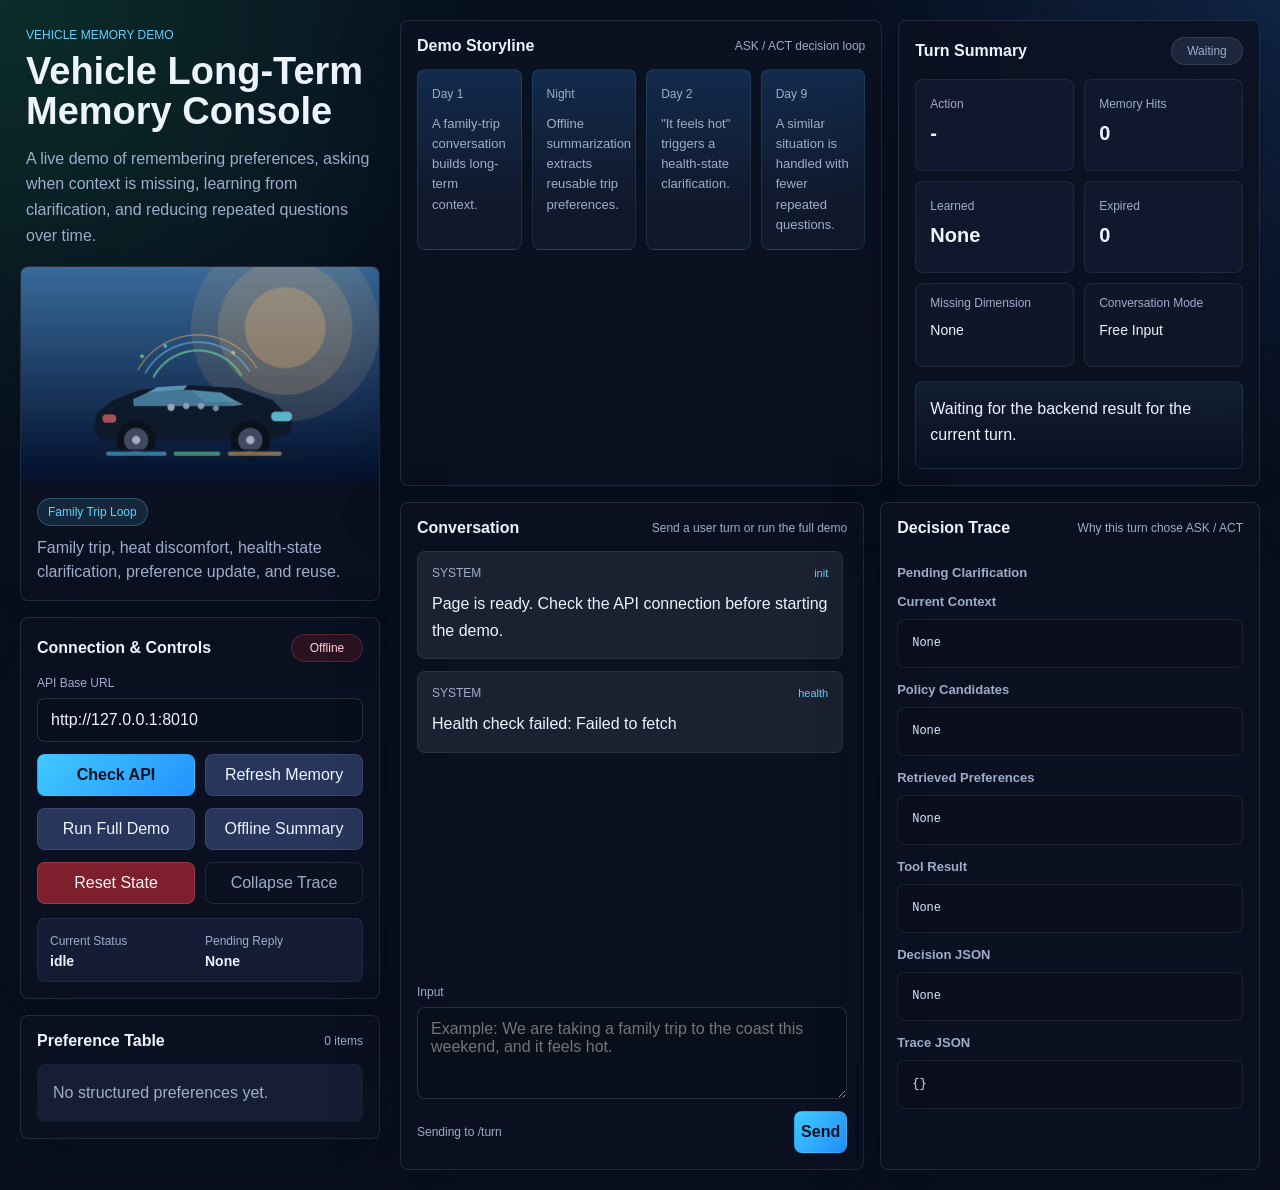
<file: frontend/index.html>
<!DOCTYPE html>
<html lang="en">
  <head>
    <meta charset="UTF-8" />
    <meta name="viewport" content="width=device-width, initial-scale=1.0" />
    <title>Vehicle Memory Demo</title>
    <link rel="stylesheet" href="./styles.css" />
  </head>
  <body>
    <div class="app-shell">
      <aside class="sidebar">
        <div class="brand-block">
          <p class="eyebrow">Vehicle Memory Demo</p>
          <h1>Vehicle Long-Term Memory Console</h1>
          <p class="summary">
            A live demo of remembering preferences, asking when context is missing,
            learning from clarification, and reducing repeated questions over time.
          </p>
        </div>

        <section class="hero-panel">
          <img
            src="./assets/family-trip-hero.png"
            alt="Family trip vehicle memory demo scene"
          />
          <div class="hero-copy">
            <span class="hero-chip">Family Trip Loop</span>
            <p>Family trip, heat discomfort, health-state clarification, preference update, and reuse.</p>
          </div>
        </section>

        <section class="panel controls-panel">
          <div class="panel-header">
            <h2>Connection & Controls</h2>
            <span id="connection-badge" class="badge pending">Unchecked</span>
          </div>

          <label class="field">
            <span>API Base URL</span>
            <input id="api-base" type="text" value="http://127.0.0.1:8010" />
          </label>

          <div class="button-row two-up">
            <button id="check-health-btn" class="btn btn-primary">
              Check API
            </button>
            <button id="refresh-btn" class="btn btn-secondary">Refresh Memory</button>
          </div>

          <div class="button-row two-up">
            <button id="scenario-btn" class="btn btn-secondary">Run Full Demo</button>
            <button id="summarize-btn" class="btn btn-secondary">Offline Summary</button>
          </div>

          <div class="button-row two-up">
            <button id="reset-btn" class="btn btn-danger">Reset State</button>
            <button id="trace-toggle-btn" class="btn btn-ghost">Collapse Trace</button>
          </div>

          <div class="status-strip">
            <div>
              <span class="status-label">Current Status</span>
              <strong id="current-status">idle</strong>
            </div>
            <div>
              <span class="status-label">Pending Reply</span>
              <strong id="pending-state">None</strong>
            </div>
          </div>
        </section>

        <section class="panel preference-panel">
          <div class="panel-header">
            <h2>Preference Table</h2>
            <span id="preference-count" class="panel-meta">0 items</span>
          </div>
          <div id="preferences-empty" class="empty-state">
            No structured preferences yet.
          </div>
          <div id="preferences-list" class="preferences-list"></div>
        </section>
      </aside>

      <main class="main-stage">
        <section class="stage-top">
          <div class="panel narrative-panel">
            <div class="panel-header">
              <h2>Demo Storyline</h2>
              <span class="panel-meta">ASK / ACT decision loop</span>
            </div>

            <div class="timeline-strip">
              <article class="timeline-item">
                <span class="timeline-step">Day 1</span>
                <p>A family-trip conversation builds long-term context.</p>
              </article>
              <article class="timeline-item">
                <span class="timeline-step">Night</span>
                <p>Offline summarization extracts reusable trip preferences.</p>
              </article>
              <article class="timeline-item">
                <span class="timeline-step">Day 2</span>
                <p>"It feels hot" triggers a health-state clarification.</p>
              </article>
              <article class="timeline-item">
                <span class="timeline-step">Day 9</span>
                <p>A similar situation is handled with fewer repeated questions.</p>
              </article>
            </div>
          </div>

          <div class="panel insight-panel">
            <div class="panel-header">
              <h2>Turn Summary</h2>
              <span id="decision-badge" class="badge neutral">Waiting</span>
            </div>

            <div class="insight-grid">
              <div class="insight-card">
                <span class="insight-label">Action</span>
                <strong id="tool-name">-</strong>
              </div>
              <div class="insight-card">
                <span class="insight-label">Memory Hits</span>
                <strong id="retrieval-count">0</strong>
              </div>
              <div class="insight-card">
                <span class="insight-label">Learned</span>
                <strong id="learned-state">None</strong>
              </div>
              <div class="insight-card">
                <span class="insight-label">Expired</span>
                <strong id="expired-count">0</strong>
              </div>
            </div>

            <div class="signal-grid">
              <div class="signal-card">
                <span class="signal-label">Missing Dimension</span>
                <div id="unknown-dimensions" class="signal-value">None</div>
              </div>
              <div class="signal-card">
                <span class="signal-label">Conversation Mode</span>
                <div id="conversation-mode" class="signal-value">Free Input</div>
              </div>
            </div>

            <div id="result-banner" class="result-banner">
              Waiting for the backend result for the current turn.
            </div>
          </div>
        </section>

        <section class="workspace-grid">
          <section class="panel chat-panel">
            <div class="panel-header">
              <h2>Conversation</h2>
              <span id="chat-hint" class="panel-meta">Send a user turn or run the full demo</span>
            </div>

            <div id="chat-log" class="chat-log"></div>

            <form id="composer" class="composer">
              <label class="composer-field" for="user-input">
                <span>Input</span>
                <textarea
                  id="user-input"
                  rows="3"
                  placeholder="Example: We are taking a family trip to the coast this weekend, and it feels hot."
                ></textarea>
              </label>
              <div class="composer-actions">
                <p id="composer-mode" class="composer-mode">Sending to /turn</p>
                <button type="submit" class="btn btn-primary">Send</button>
              </div>
            </form>
          </section>

          <section id="trace-panel" class="panel trace-panel">
            <div class="panel-header">
              <h2>Decision Trace</h2>
              <span class="panel-meta">Why this turn chose ASK / ACT</span>
            </div>

            <div class="trace-group">
              <h3>Pending Clarification</h3>
              <div id="pending-card" class="pending-card is-hidden"></div>
            </div>

            <div class="trace-group">
              <h3>Current Context</h3>
              <pre id="context-json" class="code-block">None</pre>
            </div>

            <div class="trace-group">
              <h3>Policy Candidates</h3>
              <pre id="candidates-json" class="code-block">None</pre>
            </div>

            <div class="trace-group">
              <h3>Retrieved Preferences</h3>
              <pre id="retrieved-json" class="code-block">None</pre>
            </div>

            <div class="trace-group">
              <h3>Tool Result</h3>
              <pre id="tool-result" class="code-block">None</pre>
            </div>

            <div class="trace-group">
              <h3>Decision JSON</h3>
              <pre id="decision-json" class="code-block">None</pre>
            </div>

            <div class="trace-group">
              <h3>Trace JSON</h3>
              <pre id="trace-json" class="code-block">None</pre>
            </div>
          </section>
        </section>
      </main>
    </div>

    <template id="message-template">
      <article class="message">
        <div class="message-meta">
          <span class="message-role"></span>
          <span class="message-tag"></span>
        </div>
        <p class="message-body"></p>
      </article>
    </template>

    <template id="preference-template">
      <article class="preference-item">
        <div class="preference-top">
          <strong class="preference-name"></strong>
          <span class="preference-status"></span>
        </div>
        <div class="preference-value"></div>
        <div class="preference-condition"></div>
        <div class="preference-meta"></div>
        <p class="preference-evidence"></p>
      </article>
    </template>

    <script src="./app.js"></script>
  </body>
</html>
</file>
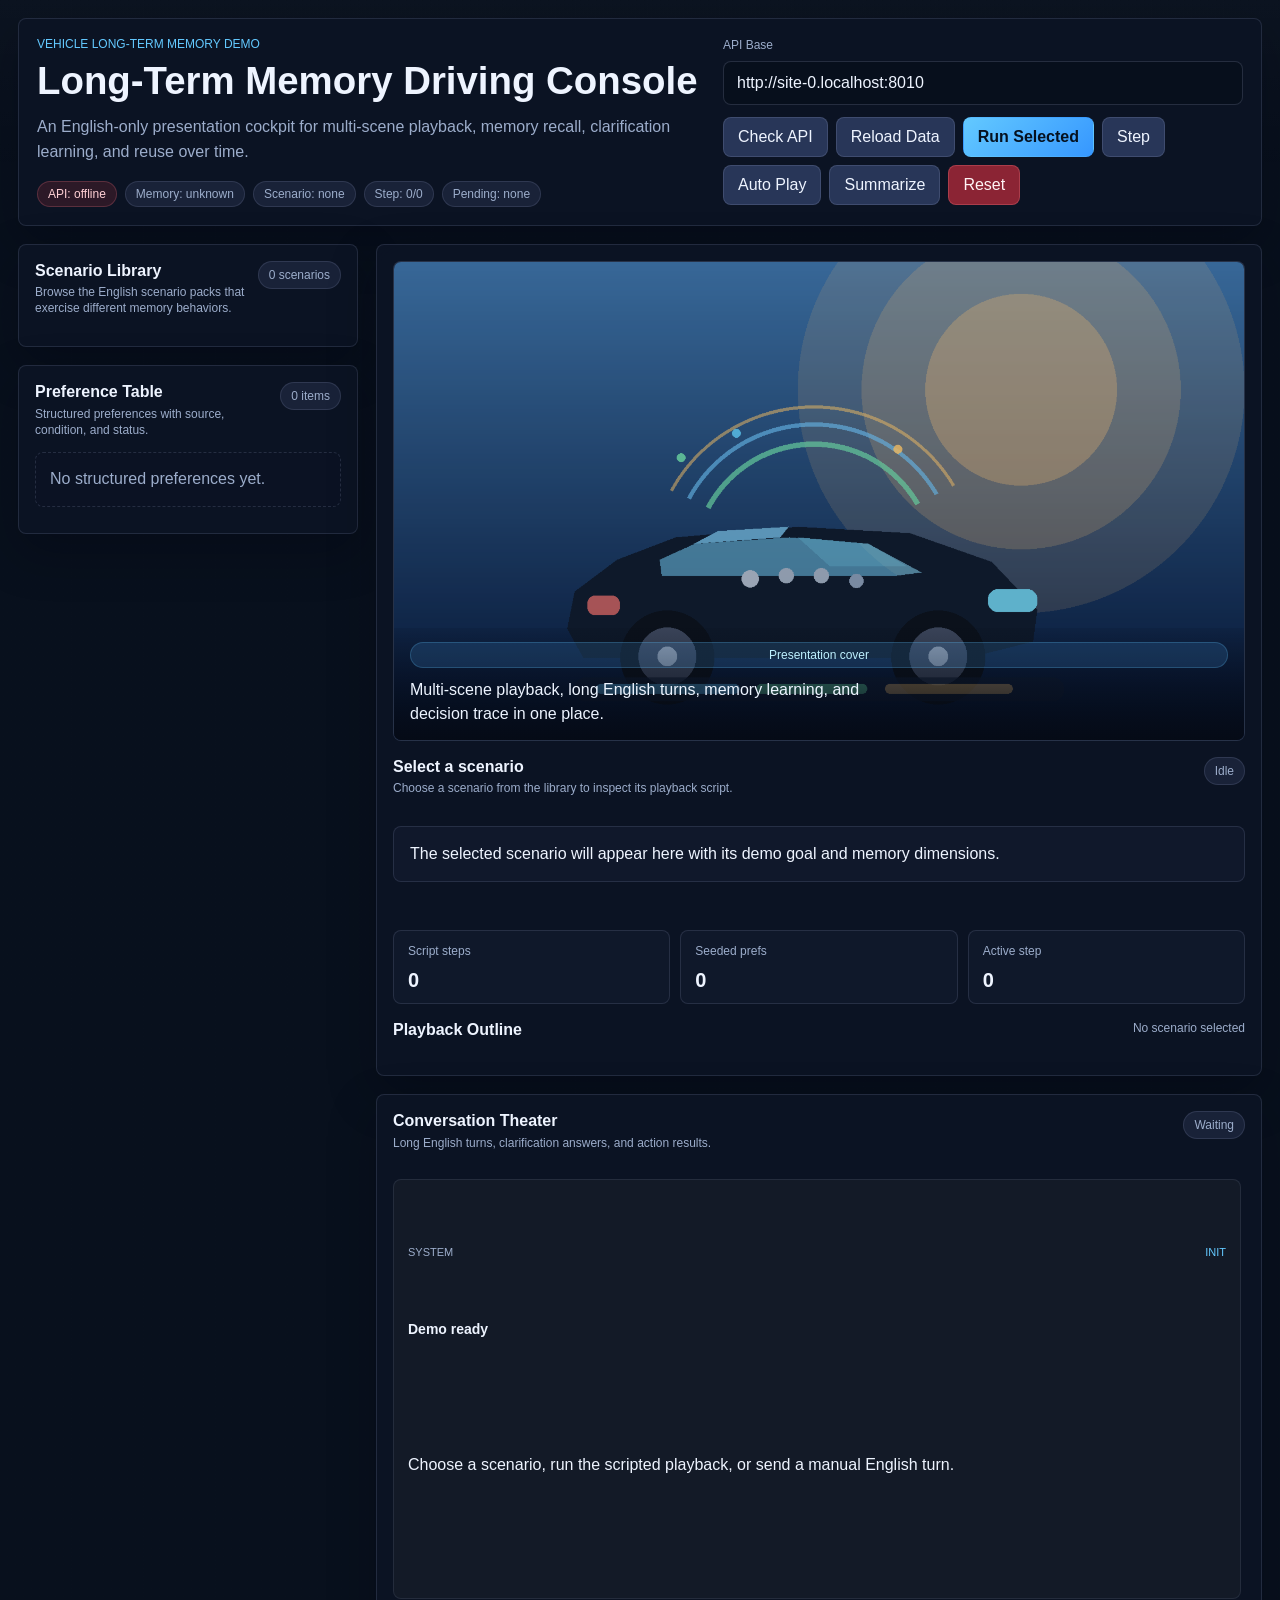
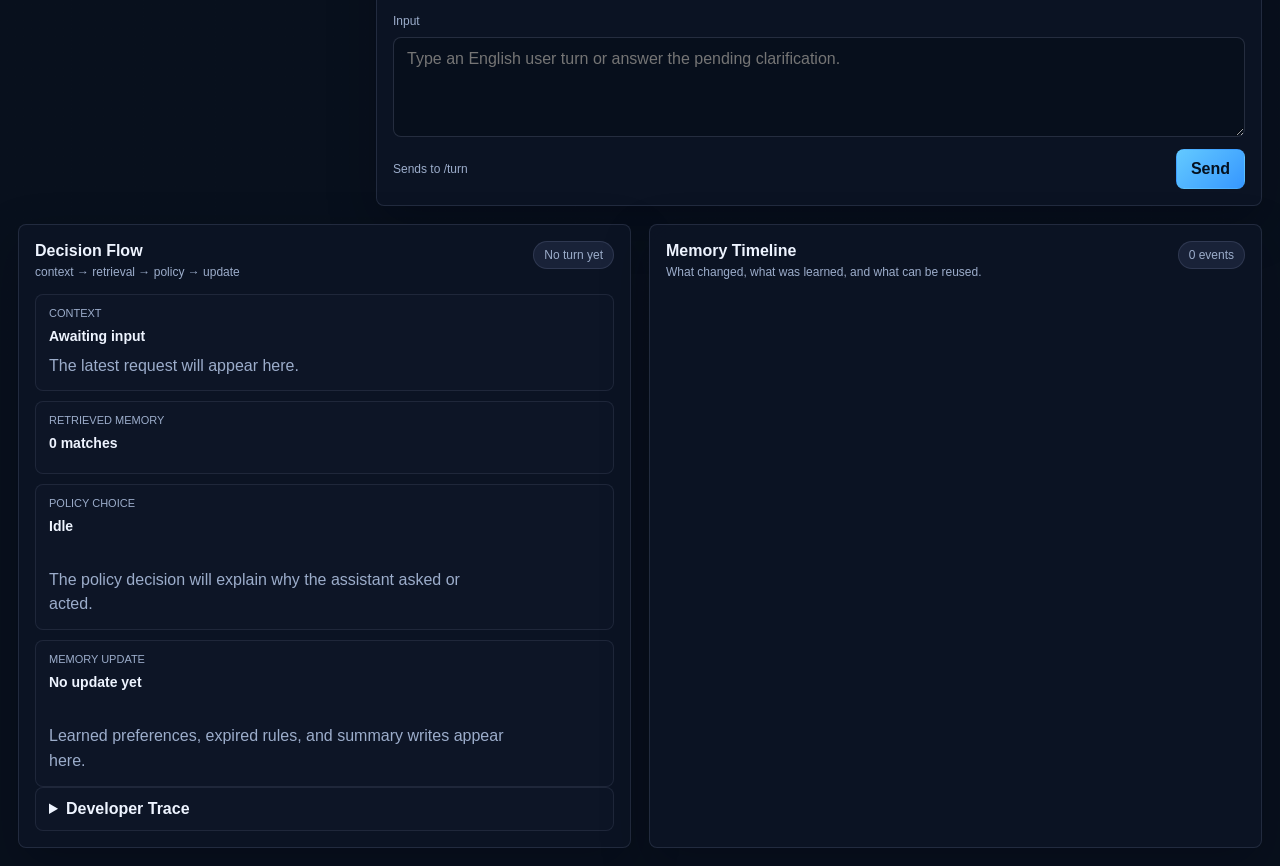
<file: deliverables/staging/frontend_handoff/frontend/index.html>
<!DOCTYPE html>
<html lang="en">
  <head>
    <meta charset="UTF-8" />
    <meta name="viewport" content="width=device-width, initial-scale=1.0" />
    <title>Vehicle Memory Demo</title>
    <link rel="stylesheet" href="./styles.css" />
  </head>
  <body>
    <div class="page">
      <header class="masthead surface">
        <div class="masthead-copy">
          <p class="eyebrow">Vehicle Long-Term Memory Demo</p>
          <h1>Long-Term Memory Driving Console</h1>
          <p class="lede">
            An English-only presentation cockpit for multi-scene playback,
            memory recall, clarification learning, and reuse over time.
          </p>

          <div class="status-row" aria-label="System status">
            <span id="api-chip" class="chip chip-neutral">API: unchecked</span>
            <span id="memory-chip" class="chip chip-neutral">Memory: unknown</span>
            <span id="scenario-chip" class="chip chip-neutral">Scenario: none</span>
            <span id="step-chip" class="chip chip-neutral">Step: 0/0</span>
            <span id="pending-chip" class="chip chip-neutral">Pending: none</span>
          </div>
        </div>

        <div class="masthead-actions">
          <label class="field compact">
            <span>API Base</span>
            <input id="api-base" type="text" value="http://127.0.0.1:8010" />
          </label>

          <div class="button-row wrap">
            <button id="check-health-btn" class="btn btn-secondary" type="button">
              Check API
            </button>
            <button id="reload-btn" class="btn btn-secondary" type="button">
              Reload Data
            </button>
            <button id="run-btn" class="btn btn-primary" type="button">
              Run Selected
            </button>
            <button id="step-btn" class="btn btn-secondary" type="button">
              Step
            </button>
            <button id="auto-btn" class="btn btn-secondary" type="button">
              Auto Play
            </button>
            <button id="summarize-btn" class="btn btn-secondary" type="button">
              Summarize
            </button>
            <button id="reset-btn" class="btn btn-danger" type="button">
              Reset
            </button>
          </div>
        </div>
      </header>

      <main class="dashboard">
        <aside class="rail">
          <section class="surface section">
            <div class="section-head">
              <div>
                <h2>Scenario Library</h2>
                <p class="section-subtitle">
                  Browse the English scenario packs that exercise different
                  memory behaviors.
                </p>
              </div>
              <span id="scenario-count" class="badge badge-neutral">0 scenarios</span>
            </div>
            <div id="scenario-list" class="scenario-list"></div>
          </section>

          <section class="surface section">
            <div class="section-head">
              <div>
                <h2>Preference Table</h2>
                <p class="section-subtitle">
                  Structured preferences with source, condition, and status.
                </p>
              </div>
              <span id="preference-count" class="badge badge-neutral">0 items</span>
            </div>
            <div id="preferences-empty" class="empty-state">
              No structured preferences yet.
            </div>
            <div id="preferences-list" class="preferences-list"></div>
          </section>
        </aside>

        <section class="center-column">
          <section class="surface scene-panel">
            <div class="scene-cover">
              <img
                src="./assets/family-trip-hero.png"
                alt="Vehicle memory demo cover art"
              />
              <div class="scene-cover-copy">
                <span class="chip chip-brand">Presentation cover</span>
                <p>
                  Multi-scene playback, long English turns, memory learning, and
                  decision trace in one place.
                </p>
              </div>
            </div>

            <div class="section-head">
              <div>
                <h2 id="selected-scenario-title">Select a scenario</h2>
                <p id="selected-scenario-subtitle" class="section-subtitle">
                  Choose a scenario from the library to inspect its playback
                  script.
                </p>
              </div>
              <span id="playback-status" class="badge badge-neutral">Idle</span>
            </div>

            <p id="selected-scenario-goal" class="scene-goal">
              The selected scenario will appear here with its demo goal and
              memory dimensions.
            </p>

            <div id="scenario-focus" class="chip-row"></div>
            <div id="scenario-dimensions" class="chip-row"></div>

            <div class="metric-row">
              <div class="metric-card">
                <span>Script steps</span>
                <strong id="scenario-step-count">0</strong>
              </div>
              <div class="metric-card">
                <span>Seeded prefs</span>
                <strong id="scenario-seed-count">0</strong>
              </div>
              <div class="metric-card">
                <span>Active step</span>
                <strong id="active-step-count">0</strong>
              </div>
            </div>

            <div class="scene-outline">
              <div class="section-head compact">
                <h3>Playback Outline</h3>
                <span id="scenario-outline-meta" class="section-meta">
                  No scenario selected
                </span>
              </div>
              <div id="scenario-outline" class="outline-list"></div>
            </div>
          </section>

          <section class="surface conversation-panel">
            <div class="section-head">
              <div>
                <h2>Conversation Theater</h2>
                <p class="section-subtitle">
                  Long English turns, clarification answers, and action results.
                </p>
              </div>
              <span id="conversation-mode" class="badge badge-neutral">Waiting</span>
            </div>

            <div id="pending-banner" class="pending-banner is-hidden">
              <span class="pending-label">Clarification pending</span>
              <p id="pending-question"></p>
            </div>

            <div id="conversation-log" class="conversation-log"></div>

            <form id="composer" class="composer">
              <label class="field">
                <span>Input</span>
                <textarea
                  id="user-input"
                  rows="3"
                  placeholder="Type an English user turn or answer the pending clarification."
                ></textarea>
              </label>

              <div class="composer-bar">
                <p id="composer-mode" class="composer-mode">
                  Sends to /turn
                </p>
                <button class="btn btn-primary" type="submit">Send</button>
              </div>
            </form>
          </section>
        </section>

        <aside class="rail">
          <section class="surface section">
            <div class="section-head">
              <div>
                <h2>Decision Flow</h2>
                <p class="section-subtitle">
                  context → retrieval → policy → update
                </p>
              </div>
              <span id="decision-status" class="badge badge-neutral">No turn yet</span>
            </div>

            <div class="flow-grid">
              <article class="flow-card">
                <span class="flow-label">Context</span>
                <strong id="flow-context-title">Awaiting input</strong>
                <p id="flow-context-body">The latest request will appear here.</p>
              </article>

              <article class="flow-card">
                <span class="flow-label">Retrieved memory</span>
                <strong id="flow-retrieval-title">0 matches</strong>
                <ul id="flow-retrieval-list" class="flow-list"></ul>
              </article>

              <article class="flow-card">
                <span class="flow-label">Policy choice</span>
                <strong id="flow-policy-title">Idle</strong>
                <p id="flow-policy-body">
                  The policy decision will explain why the assistant asked or
                  acted.
                </p>
              </article>

              <article class="flow-card">
                <span class="flow-label">Memory update</span>
                <strong id="flow-update-title">No update yet</strong>
                <p id="flow-update-body">
                  Learned preferences, expired rules, and summary writes appear
                  here.
                </p>
              </article>
            </div>

            <details class="trace-details">
              <summary>Developer Trace</summary>
              <pre id="raw-trace">No turn yet.</pre>
            </details>
          </section>

          <section class="surface section">
            <div class="section-head">
              <div>
                <h2>Memory Timeline</h2>
                <p class="section-subtitle">
                  What changed, what was learned, and what can be reused.
                </p>
              </div>
              <span id="timeline-count" class="badge badge-neutral">0 events</span>
            </div>
            <div id="timeline-list" class="timeline-list"></div>
          </section>
        </aside>
      </main>
    </div>

    <template id="scenario-template">
      <button class="scenario-item" type="button">
        <div class="scenario-item-head">
          <div>
            <span class="scenario-item-kicker"></span>
            <strong class="scenario-item-title"></strong>
          </div>
          <span class="scenario-item-state"></span>
        </div>
        <p class="scenario-item-subtitle"></p>
        <p class="scenario-item-goal"></p>
        <div class="scenario-chip-row scenario-item-focus"></div>
        <div class="scenario-chip-row scenario-item-dimensions"></div>
        <div class="scenario-item-foot">
          <span class="scenario-item-count"></span>
          <span class="scenario-item-mode"></span>
        </div>
      </button>
    </template>

    <template id="message-template">
      <article class="message">
        <div class="message-head">
          <span class="message-role"></span>
          <span class="message-tag"></span>
        </div>
        <strong class="message-title is-hidden"></strong>
        <p class="message-body"></p>
      </article>
    </template>

    <template id="preference-template">
      <article class="preference-item">
        <div class="preference-head">
          <div>
            <strong class="preference-name"></strong>
            <div class="preference-meta"></div>
          </div>
          <div class="preference-tags"></div>
        </div>
        <div class="preference-value"></div>
        <div class="preference-condition"></div>
        <p class="preference-evidence"></p>
      </article>
    </template>

    <template id="timeline-template">
      <article class="timeline-item">
        <div class="timeline-head">
          <span class="timeline-kind"></span>
          <span class="timeline-time"></span>
        </div>
        <strong class="timeline-title"></strong>
        <p class="timeline-body"></p>
      </article>
    </template>

    <script src="./app.js"></script>
  </body>
</html>
</file>
<file: frontend/styles.css>
:root {
  color-scheme: dark;
  --bg: #0b1020;
  --panel: rgba(12, 18, 34, 0.88);
  --panel-strong: rgba(16, 24, 45, 0.96);
  --panel-soft: rgba(26, 35, 62, 0.72);
  --line: rgba(148, 163, 184, 0.18);
  --text: #edf3ff;
  --muted: #9eadcb;
  --accent: #62d0ff;
  --accent-2: #8de18f;
  --accent-3: #ffc96e;
  --danger: #ff7a81;
  --shadow: 0 22px 60px rgba(2, 8, 23, 0.34);
}

* {
  box-sizing: border-box;
}

html,
body {
  margin: 0;
  min-height: 100%;
  font-family: Inter, "PingFang SC", "Noto Sans SC", "Microsoft YaHei", sans-serif;
  background:
    radial-gradient(circle at top left, rgba(34, 197, 94, 0.16), transparent 28%),
    radial-gradient(circle at top right, rgba(59, 130, 246, 0.18), transparent 26%),
    linear-gradient(180deg, #07101f 0%, #0b1020 100%);
  color: var(--text);
}

body {
  min-width: 320px;
}

.app-shell {
  display: grid;
  grid-template-columns: minmax(300px, 360px) minmax(0, 1fr);
  gap: 20px;
  min-height: 100vh;
  padding: 20px;
}

.sidebar,
.main-stage {
  min-width: 0;
}

.sidebar {
  display: grid;
  gap: 16px;
  align-content: start;
}

.brand-block {
  padding: 8px 6px 2px;
}

.eyebrow {
  margin: 0 0 10px;
  color: var(--accent);
  font-size: 12px;
  letter-spacing: 0;
  text-transform: uppercase;
}

.brand-block h1 {
  margin: 0;
  font-size: clamp(30px, 3vw, 38px);
  line-height: 1.05;
}

.summary {
  margin: 14px 0 0;
  color: var(--muted);
  line-height: 1.6;
}

.hero-panel,
.panel {
  background: var(--panel);
  border: 1px solid var(--line);
  border-radius: 8px;
  box-shadow: var(--shadow);
  backdrop-filter: blur(18px);
}

.hero-panel {
  overflow: hidden;
}

.hero-panel img {
  display: block;
  width: 100%;
  aspect-ratio: 5 / 3;
  object-fit: cover;
}

.hero-copy {
  display: grid;
  gap: 10px;
  padding: 16px;
}

.hero-copy p {
  margin: 0;
  color: var(--muted);
  line-height: 1.5;
}

.hero-chip {
  display: inline-flex;
  align-items: center;
  width: fit-content;
  min-height: 28px;
  padding: 0 10px;
  border-radius: 999px;
  background: rgba(98, 208, 255, 0.12);
  border: 1px solid rgba(98, 208, 255, 0.28);
  color: var(--accent);
  font-size: 12px;
}

.panel {
  padding: 16px;
}

.panel-header {
  display: flex;
  align-items: center;
  justify-content: space-between;
  gap: 12px;
  margin-bottom: 14px;
}

.panel-header h2 {
  margin: 0;
  font-size: 16px;
}

.panel-meta {
  color: var(--muted);
  font-size: 12px;
}

.field,
.composer-field {
  display: grid;
  gap: 8px;
}

.field span,
.composer-field span,
.status-label,
.insight-label,
.timeline-step {
  color: var(--muted);
  font-size: 12px;
}

input,
textarea,
button {
  font: inherit;
}

input,
textarea {
  width: 100%;
  border: 1px solid rgba(148, 163, 184, 0.22);
  border-radius: 8px;
  background: rgba(10, 15, 28, 0.92);
  color: var(--text);
  padding: 12px 13px;
}

textarea {
  resize: vertical;
  min-height: 92px;
}

input:focus,
textarea:focus {
  outline: 2px solid rgba(98, 208, 255, 0.35);
  outline-offset: 1px;
}

.button-row {
  display: grid;
  gap: 10px;
  margin-top: 12px;
}

.two-up {
  grid-template-columns: repeat(2, minmax(0, 1fr));
}

.btn {
  min-height: 42px;
  border-radius: 8px;
  border: 1px solid transparent;
  cursor: pointer;
  transition:
    background-color 0.18s ease,
    border-color 0.18s ease,
    transform 0.18s ease;
}

.btn:hover {
  transform: translateY(-1px);
}

.btn:disabled {
  cursor: wait;
  opacity: 0.72;
  transform: none;
}

.btn-primary {
  background: linear-gradient(135deg, #41c9ff 0%, #2392ff 100%);
  color: #031423;
  font-weight: 700;
}

.btn-secondary {
  background: rgba(44, 59, 99, 0.9);
  color: var(--text);
  border-color: rgba(120, 139, 185, 0.2);
}

.btn-danger {
  background: rgba(143, 35, 50, 0.88);
  color: #fff4f4;
  border-color: rgba(255, 122, 129, 0.28);
}

.btn-ghost {
  background: transparent;
  color: var(--muted);
  border-color: rgba(148, 163, 184, 0.16);
}

.badge {
  display: inline-flex;
  align-items: center;
  justify-content: center;
  min-width: 72px;
  min-height: 28px;
  padding: 0 10px;
  border-radius: 999px;
  font-size: 12px;
  border: 1px solid transparent;
}

.badge.pending {
  color: #ffd690;
  background: rgba(107, 67, 8, 0.35);
  border-color: rgba(255, 201, 110, 0.18);
}

.badge.online {
  color: #bbf7d0;
  background: rgba(15, 87, 44, 0.35);
  border-color: rgba(141, 225, 143, 0.18);
}

.badge.offline {
  color: #ffd0d4;
  background: rgba(103, 27, 39, 0.35);
  border-color: rgba(255, 122, 129, 0.18);
}

.badge.neutral {
  color: var(--muted);
  background: rgba(52, 64, 95, 0.45);
  border-color: rgba(148, 163, 184, 0.18);
}

.status-strip {
  display: grid;
  grid-template-columns: repeat(2, minmax(0, 1fr));
  gap: 10px;
  margin-top: 14px;
  padding: 12px;
  border-radius: 8px;
  background: var(--panel-soft);
  border: 1px solid rgba(148, 163, 184, 0.12);
}

.status-strip strong {
  display: block;
  margin-top: 4px;
  font-size: 14px;
}

.preferences-list {
  display: grid;
  gap: 10px;
}

.empty-state {
  padding: 16px;
  border-radius: 8px;
  background: rgba(31, 41, 67, 0.6);
  color: var(--muted);
  line-height: 1.6;
}

.preference-item {
  display: grid;
  gap: 8px;
  padding: 12px;
  border-radius: 8px;
  background: rgba(22, 31, 54, 0.78);
  border: 1px solid rgba(148, 163, 184, 0.1);
}

.preference-top {
  display: flex;
  gap: 12px;
  align-items: start;
  justify-content: space-between;
}

.preference-name {
  font-size: 14px;
}

.preference-status {
  font-size: 11px;
  color: var(--muted);
  text-transform: uppercase;
}

.preference-value {
  color: var(--accent-2);
  font-weight: 700;
}

.preference-condition,
.preference-meta,
.preference-evidence {
  color: var(--muted);
  font-size: 12px;
  line-height: 1.5;
  margin: 0;
}

.main-stage {
  display: grid;
  gap: 16px;
  align-content: start;
}

.stage-top {
  display: grid;
  grid-template-columns: minmax(0, 1.2fr) minmax(280px, 0.9fr);
  gap: 16px;
}

.timeline-strip {
  display: grid;
  grid-template-columns: repeat(4, minmax(0, 1fr));
  gap: 10px;
}

.timeline-item {
  min-height: 118px;
  padding: 14px;
  border-radius: 8px;
  background:
    linear-gradient(180deg, rgba(35, 146, 255, 0.16), transparent 75%),
    rgba(18, 27, 48, 0.78);
  border: 1px solid rgba(98, 208, 255, 0.12);
}

.timeline-item p {
  margin: 12px 0 0;
  color: var(--muted);
  line-height: 1.55;
  font-size: 13px;
}

.insight-grid {
  display: grid;
  grid-template-columns: repeat(2, minmax(0, 1fr));
  gap: 10px;
}

.signal-grid {
  display: grid;
  grid-template-columns: repeat(2, minmax(0, 1fr));
  gap: 10px;
  margin-top: 10px;
}

.signal-card {
  min-height: 84px;
  padding: 12px 14px;
  border-radius: 8px;
  background: rgba(16, 24, 43, 0.9);
  border: 1px solid rgba(148, 163, 184, 0.12);
}

.signal-label {
  display: block;
  color: var(--muted);
  font-size: 12px;
}

.signal-value {
  margin-top: 10px;
  color: var(--text);
  line-height: 1.5;
  font-size: 14px;
}

.insight-card {
  min-height: 92px;
  padding: 14px;
  border-radius: 8px;
  background: rgba(18, 27, 48, 0.82);
  border: 1px solid rgba(148, 163, 184, 0.12);
}

.insight-card strong {
  display: block;
  margin-top: 10px;
  font-size: 20px;
  line-height: 1.15;
}

.result-banner {
  margin-top: 14px;
  padding: 14px;
  min-height: 88px;
  border-radius: 8px;
  border: 1px solid rgba(98, 208, 255, 0.12);
  background: linear-gradient(180deg, rgba(98, 208, 255, 0.08), rgba(12, 18, 34, 0.1));
  line-height: 1.6;
}

.workspace-grid {
  display: grid;
  grid-template-columns: minmax(0, 1.1fr) minmax(320px, 0.9fr);
  gap: 16px;
}

.chat-panel,
.trace-panel {
  min-height: 640px;
}

.chat-panel {
  display: grid;
  grid-template-rows: auto minmax(0, 1fr) auto;
}

.chat-log {
  overflow: auto;
  min-height: 420px;
  max-height: calc(100vh - 330px);
  display: grid;
  align-content: start;
  gap: 12px;
  padding-right: 4px;
}

.message {
  display: grid;
  gap: 10px;
  padding: 14px;
  border-radius: 8px;
  border: 1px solid rgba(148, 163, 184, 0.12);
  background: rgba(17, 24, 42, 0.82);
}

.message.user {
  background: rgba(18, 33, 64, 0.92);
  border-color: rgba(98, 208, 255, 0.16);
}

.message.assistant {
  background: rgba(18, 28, 42, 0.92);
}

.message.system {
  background: rgba(32, 38, 53, 0.82);
}

.message-meta {
  display: flex;
  justify-content: space-between;
  gap: 12px;
  align-items: center;
}

.message-role {
  font-size: 12px;
  color: var(--muted);
  text-transform: uppercase;
}

.message-tag {
  font-size: 11px;
  color: var(--accent);
}

.message-body {
  margin: 0;
  white-space: pre-wrap;
  line-height: 1.7;
}

.composer {
  display: grid;
  gap: 12px;
  margin-top: 14px;
}

.composer-actions {
  display: flex;
  align-items: center;
  justify-content: space-between;
  gap: 16px;
}

.composer-mode {
  margin: 0;
  color: var(--muted);
  font-size: 12px;
  line-height: 1.5;
}

.trace-panel {
  display: grid;
  align-content: start;
  gap: 14px;
}

.trace-group {
  display: grid;
  gap: 10px;
}

.trace-group h3 {
  margin: 0;
  font-size: 13px;
  color: var(--muted);
}

.pending-card,
.code-block {
  margin: 0;
  padding: 14px;
  border-radius: 8px;
  border: 1px solid rgba(148, 163, 184, 0.12);
  background: rgba(12, 16, 29, 0.94);
}

.pending-card {
  color: var(--muted);
  line-height: 1.6;
  white-space: pre-wrap;
}

.code-block {
  overflow: auto;
  max-height: 260px;
  color: #d8e5ff;
  font-size: 12px;
  line-height: 1.6;
}

.is-hidden {
  display: none;
}

.trace-collapsed .trace-group:not(:first-child) {
  display: none;
}

@media (max-width: 1260px) {
  .app-shell,
  .stage-top,
  .workspace-grid {
    grid-template-columns: 1fr;
  }

  .chat-log {
    max-height: none;
  }
}

@media (max-width: 760px) {
  .app-shell {
    padding: 14px;
    gap: 14px;
  }

  .timeline-strip,
  .two-up,
  .insight-grid,
  .signal-grid,
  .status-strip {
    grid-template-columns: 1fr;
  }

  .brand-block h1 {
    font-size: 28px;
  }

  .composer-actions {
    flex-direction: column;
    align-items: stretch;
  }
}
</file>
<file: deliverables/staging/frontend_handoff/frontend/styles.css>
:root {
  color-scheme: dark;
  --bg: #08101d;
  --bg-2: #0c1526;
  --panel: rgba(13, 20, 36, 0.92);
  --panel-strong: rgba(18, 28, 48, 0.98);
  --panel-soft: rgba(21, 32, 55, 0.78);
  --line: rgba(154, 170, 205, 0.16);
  --line-strong: rgba(154, 170, 205, 0.24);
  --text: #eef4ff;
  --muted: #9cadcb;
  --brand: #63c9ff;
  --good: #8fe19f;
  --warn: #f1c96f;
  --danger: #ff7f8a;
  --shadow: 0 18px 48px rgba(1, 5, 14, 0.28);
  --radius: 8px;
}

* {
  box-sizing: border-box;
}

html,
body {
  margin: 0;
  min-height: 100%;
  background:
    linear-gradient(180deg, rgba(8, 16, 29, 0.96) 0%, rgba(8, 16, 29, 1) 100%),
    linear-gradient(90deg, rgba(255, 255, 255, 0.015) 1px, transparent 1px),
    linear-gradient(rgba(255, 255, 255, 0.015) 1px, transparent 1px);
  background-size: auto, 72px 72px, 72px 72px;
  background-position: 0 0, -1px -1px, -1px -1px;
  color: var(--text);
  font-family:
    Inter,
    "Aptos",
    "PingFang SC",
    "Noto Sans SC",
    "Microsoft YaHei",
    sans-serif;
}

body {
  min-width: 320px;
}

body::before {
  content: "";
  position: fixed;
  inset: 0;
  pointer-events: none;
  background: linear-gradient(180deg, rgba(255, 255, 255, 0.02), transparent 20%);
}

button,
input,
textarea {
  font: inherit;
}

button {
  appearance: none;
}

.page {
  width: min(100%, 1680px);
  margin: 0 auto;
  padding: 18px;
}

.surface {
  background: var(--panel);
  border: 1px solid var(--line);
  border-radius: var(--radius);
  box-shadow: var(--shadow);
  backdrop-filter: blur(16px);
}

.masthead {
  display: grid;
  grid-template-columns: minmax(0, 1.3fr) minmax(340px, 520px);
  gap: 18px;
  padding: 18px;
}

.masthead-copy {
  min-width: 0;
}

.eyebrow {
  margin: 0 0 10px;
  color: var(--brand);
  font-size: 12px;
  line-height: 1.2;
  text-transform: uppercase;
  letter-spacing: 0;
}

.masthead h1 {
  margin: 0;
  font-size: clamp(28px, 3vw, 42px);
  line-height: 1.05;
}

.lede {
  margin: 12px 0 0;
  max-width: 72ch;
  color: var(--muted);
  line-height: 1.6;
}

.status-row {
  display: flex;
  flex-wrap: wrap;
  gap: 8px;
  margin-top: 16px;
}

.masthead-actions {
  display: grid;
  gap: 12px;
  align-content: start;
}

.field {
  display: grid;
  gap: 8px;
  min-width: 0;
}

.field span,
.section-subtitle,
.section-meta,
.composer-mode,
.pending-label {
  color: var(--muted);
  font-size: 12px;
  line-height: 1.35;
}

.field.compact {
  max-width: 100%;
}

input,
textarea {
  width: 100%;
  min-width: 0;
  border: 1px solid rgba(154, 170, 205, 0.2);
  border-radius: var(--radius);
  background: rgba(8, 15, 28, 0.94);
  color: var(--text);
  padding: 12px 13px;
}

textarea {
  resize: vertical;
  min-height: 100px;
}

input:focus,
textarea:focus {
  outline: 2px solid rgba(99, 201, 255, 0.32);
  outline-offset: 1px;
}

.button-row {
  display: flex;
  gap: 8px;
}

.button-row.wrap {
  flex-wrap: wrap;
}

.btn {
  min-height: 40px;
  padding: 0 14px;
  border-radius: var(--radius);
  border: 1px solid transparent;
  cursor: pointer;
  transition:
    transform 0.16s ease,
    background-color 0.16s ease,
    border-color 0.16s ease,
    opacity 0.16s ease;
}

.btn:hover {
  transform: translateY(-1px);
}

.btn:disabled {
  opacity: 0.66;
  cursor: wait;
  transform: none;
}

.btn-primary {
  background: linear-gradient(135deg, #63c9ff 0%, #3697ff 100%);
  color: #05111f;
  font-weight: 700;
}

.btn-secondary {
  background: rgba(43, 57, 92, 0.94);
  color: var(--text);
  border-color: rgba(154, 170, 205, 0.2);
}

.btn-danger {
  background: rgba(154, 39, 55, 0.9);
  color: #fff4f5;
  border-color: rgba(255, 127, 138, 0.28);
}

.chip,
.badge,
.tag {
  display: inline-flex;
  align-items: center;
  justify-content: center;
  min-height: 26px;
  padding: 0 10px;
  border-radius: 999px;
  border: 1px solid transparent;
  font-size: 12px;
  line-height: 1;
  white-space: nowrap;
}

.chip-neutral,
.badge-neutral,
.tag-status {
  color: var(--muted);
  background: rgba(45, 56, 83, 0.46);
  border-color: rgba(154, 170, 205, 0.16);
}

.chip-brand,
.badge-brand {
  color: #bef0ff;
  background: rgba(74, 157, 224, 0.18);
  border-color: rgba(99, 201, 255, 0.22);
}

.chip-good,
.badge-good {
  color: #c6f7d0;
  background: rgba(34, 111, 73, 0.28);
  border-color: rgba(143, 225, 159, 0.24);
}

.chip-warn,
.badge-warn,
.tag-source {
  color: #ffe2a8;
  background: rgba(136, 98, 20, 0.26);
  border-color: rgba(241, 201, 111, 0.22);
}

.chip-danger,
.badge-danger,
.tag-expired {
  color: #ffd0d5;
  background: rgba(135, 41, 56, 0.28);
  border-color: rgba(255, 127, 138, 0.22);
}

.dashboard {
  display: grid;
  grid-template-columns: minmax(280px, 350px) minmax(0, 1.35fr) minmax(320px, 390px);
  gap: 18px;
  margin-top: 18px;
  align-items: start;
}

.rail,
.center-column {
  min-width: 0;
  display: grid;
  gap: 18px;
}

.section,
.scene-panel,
.conversation-panel {
  padding: 16px;
}

.section-head {
  display: flex;
  align-items: start;
  justify-content: space-between;
  gap: 12px;
  margin-bottom: 14px;
}

.section-head.compact {
  margin-bottom: 10px;
}

.section-head h2,
.section-head h3 {
  margin: 0;
  font-size: 16px;
  line-height: 1.2;
}

.section-subtitle {
  margin: 4px 0 0;
  max-width: 64ch;
}

.scene-panel {
  display: grid;
  gap: 16px;
}

.scene-cover {
  position: relative;
  overflow: hidden;
  border-radius: var(--radius);
  border: 1px solid var(--line);
  background: var(--panel-strong);
}

.scene-cover img {
  display: block;
  width: 100%;
  aspect-ratio: 16 / 9;
  object-fit: cover;
}

.scene-cover-copy {
  display: grid;
  gap: 10px;
  position: absolute;
  inset: auto 0 0 0;
  padding: 14px 16px;
  background: linear-gradient(180deg, rgba(5, 10, 20, 0.1), rgba(5, 10, 20, 0.92));
}

.scene-cover-copy p {
  margin: 0;
  max-width: 54ch;
  color: #edf4ff;
  line-height: 1.5;
}

.scene-goal {
  margin: 0;
  padding: 14px 16px;
  border-radius: var(--radius);
  border: 1px solid var(--line);
  background: rgba(18, 27, 48, 0.72);
  color: var(--text);
  line-height: 1.6;
  overflow-wrap: anywhere;
}

.chip-row {
  display: flex;
  flex-wrap: wrap;
  gap: 8px;
}

.metric-row {
  display: grid;
  grid-template-columns: repeat(3, minmax(0, 1fr));
  gap: 10px;
}

.metric-card {
  padding: 12px 14px;
  border-radius: var(--radius);
  border: 1px solid var(--line);
  background: rgba(17, 26, 46, 0.78);
}

.metric-card span {
  display: block;
  color: var(--muted);
  font-size: 12px;
  line-height: 1.35;
}

.metric-card strong {
  display: block;
  margin-top: 10px;
  font-size: 20px;
  line-height: 1.1;
}

.scene-outline {
  display: grid;
  gap: 10px;
}

.outline-list {
  display: grid;
  gap: 10px;
  max-height: 330px;
  overflow: auto;
  padding-right: 4px;
}

.outline-item {
  padding: 12px 13px;
  border-radius: var(--radius);
  border: 1px solid rgba(154, 170, 205, 0.12);
  background: rgba(16, 24, 42, 0.74);
}

.outline-item.is-done {
  opacity: 0.78;
}

.outline-item.is-current {
  border-color: rgba(99, 201, 255, 0.34);
  background: rgba(20, 34, 58, 0.92);
}

.outline-meta {
  display: flex;
  align-items: center;
  justify-content: space-between;
  gap: 10px;
  color: var(--muted);
  font-size: 11px;
  text-transform: uppercase;
}

.outline-title {
  display: block;
  margin-top: 10px;
  font-size: 14px;
  line-height: 1.35;
}

.outline-preview {
  margin: 10px 0 0;
  color: var(--muted);
  line-height: 1.55;
  overflow-wrap: anywhere;
}

.scenario-list {
  display: grid;
  gap: 10px;
}

.scenario-item {
  display: grid;
  gap: 10px;
  width: 100%;
  text-align: left;
  padding: 13px;
  border-radius: var(--radius);
  border: 1px solid rgba(154, 170, 205, 0.14);
  background: rgba(16, 24, 42, 0.78);
  color: var(--text);
  cursor: pointer;
  transition:
    transform 0.16s ease,
    border-color 0.16s ease,
    background-color 0.16s ease;
}

.scenario-item:hover {
  transform: translateY(-1px);
  border-color: rgba(99, 201, 255, 0.24);
}

.scenario-item.is-selected {
  border-color: rgba(99, 201, 255, 0.42);
  background: rgba(19, 32, 54, 0.92);
}

.scenario-item.is-active {
  box-shadow: inset 0 0 0 1px rgba(143, 225, 159, 0.1);
}

.scenario-item-head {
  display: flex;
  align-items: start;
  justify-content: space-between;
  gap: 10px;
}

.scenario-item-kicker {
  display: block;
  color: var(--muted);
  font-size: 11px;
  text-transform: uppercase;
  letter-spacing: 0;
}

.scenario-item-title {
  display: block;
  margin-top: 6px;
  font-size: 15px;
  line-height: 1.25;
}

.scenario-item-state {
  color: var(--muted);
  font-size: 11px;
  white-space: nowrap;
}

.scenario-item-subtitle,
.scenario-item-goal {
  margin: 0;
  color: var(--muted);
  line-height: 1.5;
  overflow-wrap: anywhere;
}

.scenario-item-goal {
  font-size: 13px;
}

.scenario-chip-row {
  display: flex;
  flex-wrap: wrap;
  gap: 6px;
}

.scenario-item-foot {
  display: flex;
  align-items: center;
  justify-content: space-between;
  gap: 10px;
  color: var(--muted);
  font-size: 11px;
}

.empty-state {
  padding: 14px;
  border-radius: var(--radius);
  border: 1px dashed rgba(154, 170, 205, 0.18);
  color: var(--muted);
  background: rgba(14, 21, 37, 0.42);
  line-height: 1.55;
}

.is-hidden {
  display: none !important;
}

.preferences-list,
.timeline-list,
.conversation-log {
  display: grid;
  gap: 10px;
}

.preferences-list {
  margin-top: 10px;
}

.preference-item {
  display: grid;
  gap: 10px;
  padding: 12px 13px;
  border-radius: var(--radius);
  border: 1px solid rgba(154, 170, 205, 0.12);
  background: rgba(15, 23, 41, 0.84);
}

.preference-item.is-expired {
  opacity: 0.8;
}

.preference-head {
  display: flex;
  align-items: start;
  justify-content: space-between;
  gap: 12px;
}

.preference-name {
  display: block;
  font-size: 14px;
  line-height: 1.3;
}

.preference-meta {
  margin-top: 4px;
  color: var(--muted);
  font-size: 11px;
}

.preference-tags {
  display: flex;
  flex-wrap: wrap;
  gap: 6px;
  justify-content: end;
}

.preference-value {
  color: #dff6df;
  font-size: 13px;
  line-height: 1.45;
}

.preference-condition,
.preference-evidence {
  color: var(--muted);
  font-size: 12px;
  line-height: 1.55;
  overflow-wrap: anywhere;
}

.conversation-panel {
  display: grid;
  gap: 14px;
}

.pending-banner {
  padding: 12px 14px;
  border-radius: var(--radius);
  border: 1px solid rgba(241, 201, 111, 0.24);
  background: rgba(86, 66, 16, 0.28);
}

.pending-banner p {
  margin: 6px 0 0;
  line-height: 1.5;
  overflow-wrap: anywhere;
}

.composer {
  display: grid;
  gap: 12px;
}

.composer-bar {
  display: flex;
  align-items: center;
  justify-content: space-between;
  gap: 12px;
}

.conversation-log {
  min-height: 420px;
  max-height: 620px;
  overflow: auto;
  padding-right: 4px;
}

.message {
  display: grid;
  gap: 10px;
  padding: 13px 14px;
  border-radius: var(--radius);
  border: 1px solid rgba(154, 170, 205, 0.12);
  background: rgba(16, 24, 42, 0.76);
}

.message--user {
  border-color: rgba(99, 201, 255, 0.18);
  background: rgba(17, 32, 58, 0.9);
}

.message--assistant {
  border-color: rgba(143, 225, 159, 0.16);
  background: rgba(17, 29, 39, 0.92);
}

.message--system {
  background: rgba(22, 28, 41, 0.86);
}

.message-head {
  display: flex;
  align-items: center;
  justify-content: space-between;
  gap: 10px;
}

.message-role {
  font-size: 11px;
  color: var(--muted);
  text-transform: uppercase;
  letter-spacing: 0;
}

.message-tag {
  font-size: 11px;
  color: var(--brand);
  text-transform: uppercase;
}

.message-title {
  font-size: 14px;
}

.message-body {
  margin: 0;
  white-space: pre-wrap;
  overflow-wrap: anywhere;
  line-height: 1.65;
}

.flow-grid {
  display: grid;
  gap: 10px;
}

.flow-card {
  display: grid;
  gap: 8px;
  padding: 12px 13px;
  border-radius: var(--radius);
  border: 1px solid rgba(154, 170, 205, 0.12);
  background: rgba(15, 23, 40, 0.78);
}

.flow-label {
  color: var(--muted);
  font-size: 11px;
  text-transform: uppercase;
  letter-spacing: 0;
}

.flow-card strong {
  font-size: 14px;
  line-height: 1.3;
}

.flow-card p,
.flow-list {
  margin: 0;
  color: var(--muted);
  line-height: 1.55;
  white-space: pre-line;
  overflow-wrap: anywhere;
}

.flow-list {
  padding-left: 18px;
}

.flow-list li + li {
  margin-top: 6px;
}

.trace-details {
  padding: 12px 13px;
  border-radius: var(--radius);
  border: 1px solid rgba(154, 170, 205, 0.12);
  background: rgba(15, 23, 40, 0.78);
}

.trace-details summary {
  cursor: pointer;
  color: var(--text);
  font-weight: 600;
}

.trace-details pre {
  margin: 12px 0 0;
  max-height: 280px;
  overflow: auto;
  white-space: pre-wrap;
  word-break: break-word;
  color: #d6e6ff;
  font-size: 12px;
  line-height: 1.55;
}

.timeline-item {
  padding: 12px 13px;
  border-radius: var(--radius);
  border: 1px solid rgba(154, 170, 205, 0.12);
  background: rgba(15, 23, 40, 0.78);
}

.timeline-head {
  display: flex;
  align-items: center;
  justify-content: space-between;
  gap: 10px;
}

.timeline-kind {
  color: var(--brand);
  font-size: 11px;
  text-transform: uppercase;
  letter-spacing: 0;
}

.timeline-time {
  color: var(--muted);
  font-size: 11px;
}

.timeline-title {
  display: block;
  margin-top: 10px;
  font-size: 14px;
}

.timeline-body {
  margin: 8px 0 0;
  color: var(--muted);
  line-height: 1.55;
  white-space: pre-line;
  overflow-wrap: anywhere;
}

.tag {
  text-transform: uppercase;
  letter-spacing: 0;
}

.tag-source {
  color: #ffe2a8;
}

.tag-status {
  color: var(--muted);
}

.tag-expired {
  color: #ffd0d5;
}

.tag-brand {
  color: #bef0ff;
  background: rgba(74, 157, 224, 0.18);
  border-color: rgba(99, 201, 255, 0.22);
}

.tag-good {
  color: #c6f7d0;
  background: rgba(34, 111, 73, 0.28);
  border-color: rgba(143, 225, 159, 0.24);
}

.tag-warn {
  color: #ffe2a8;
  background: rgba(136, 98, 20, 0.26);
  border-color: rgba(241, 201, 111, 0.22);
}

.tag-danger {
  color: #ffd0d5;
  background: rgba(135, 41, 56, 0.28);
  border-color: rgba(255, 127, 138, 0.22);
}

.badge {
  min-height: 28px;
}

.badge-neutral {
  color: var(--muted);
  background: rgba(45, 56, 83, 0.46);
  border-color: rgba(154, 170, 205, 0.16);
}

.badge-brand {
  color: #c8efff;
  background: rgba(63, 141, 214, 0.2);
  border-color: rgba(99, 201, 255, 0.24);
}

.badge-good {
  color: #c8f5d0;
  background: rgba(34, 111, 73, 0.3);
  border-color: rgba(143, 225, 159, 0.24);
}

.badge-warn {
  color: #ffe2a8;
  background: rgba(136, 98, 20, 0.3);
  border-color: rgba(241, 201, 111, 0.22);
}

.badge-danger {
  color: #ffd0d5;
  background: rgba(135, 41, 56, 0.3);
  border-color: rgba(255, 127, 138, 0.22);
}

.scenario-item-count,
.scenario-item-mode {
  overflow-wrap: anywhere;
}

@media (max-width: 1360px) {
  .dashboard {
    grid-template-columns: minmax(280px, 340px) minmax(0, 1fr);
  }

  .dashboard > .rail:last-child {
    grid-column: 1 / -1;
    grid-template-columns: minmax(0, 1fr) minmax(0, 1fr);
  }
}

@media (max-width: 1080px) {
  .masthead {
    grid-template-columns: 1fr;
  }

  .dashboard {
    grid-template-columns: 1fr;
  }

  .dashboard > .rail:last-child {
    grid-column: auto;
    grid-template-columns: 1fr;
  }

  .conversation-log {
    max-height: 520px;
  }
}

@media (max-width: 760px) {
  .page {
    padding: 12px;
  }

  .masthead,
  .section,
  .scene-panel,
  .conversation-panel {
    padding: 14px;
  }

  .button-row {
    flex-direction: column;
  }

  .button-row .btn {
    width: 100%;
  }

  .status-row,
  .chip-row,
  .scenario-chip-row,
  .preference-tags {
    gap: 6px;
  }

  .metric-row {
    grid-template-columns: 1fr;
  }

  .composer-bar,
  .section-head,
  .preference-head,
  .scenario-item-head,
  .timeline-head,
  .outline-meta,
  .message-head {
    flex-direction: column;
    align-items: start;
  }
}
</file>
